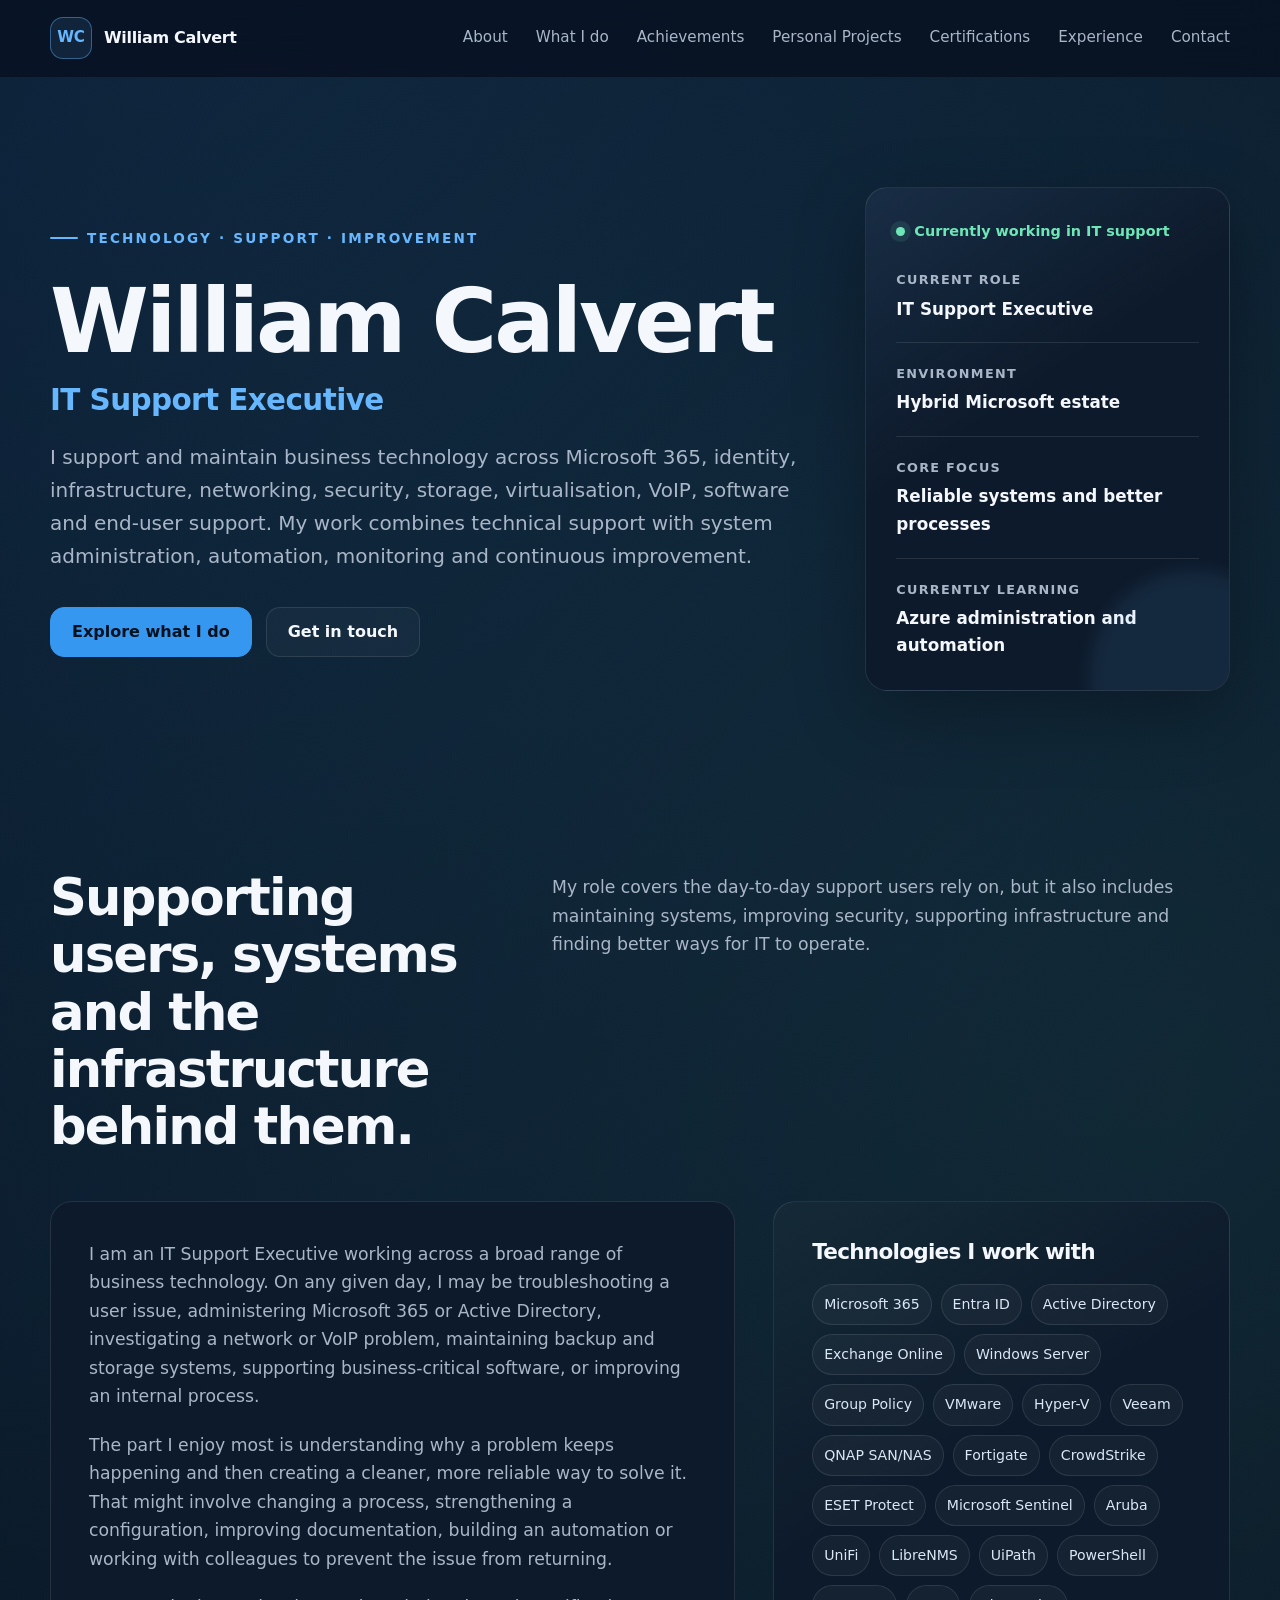
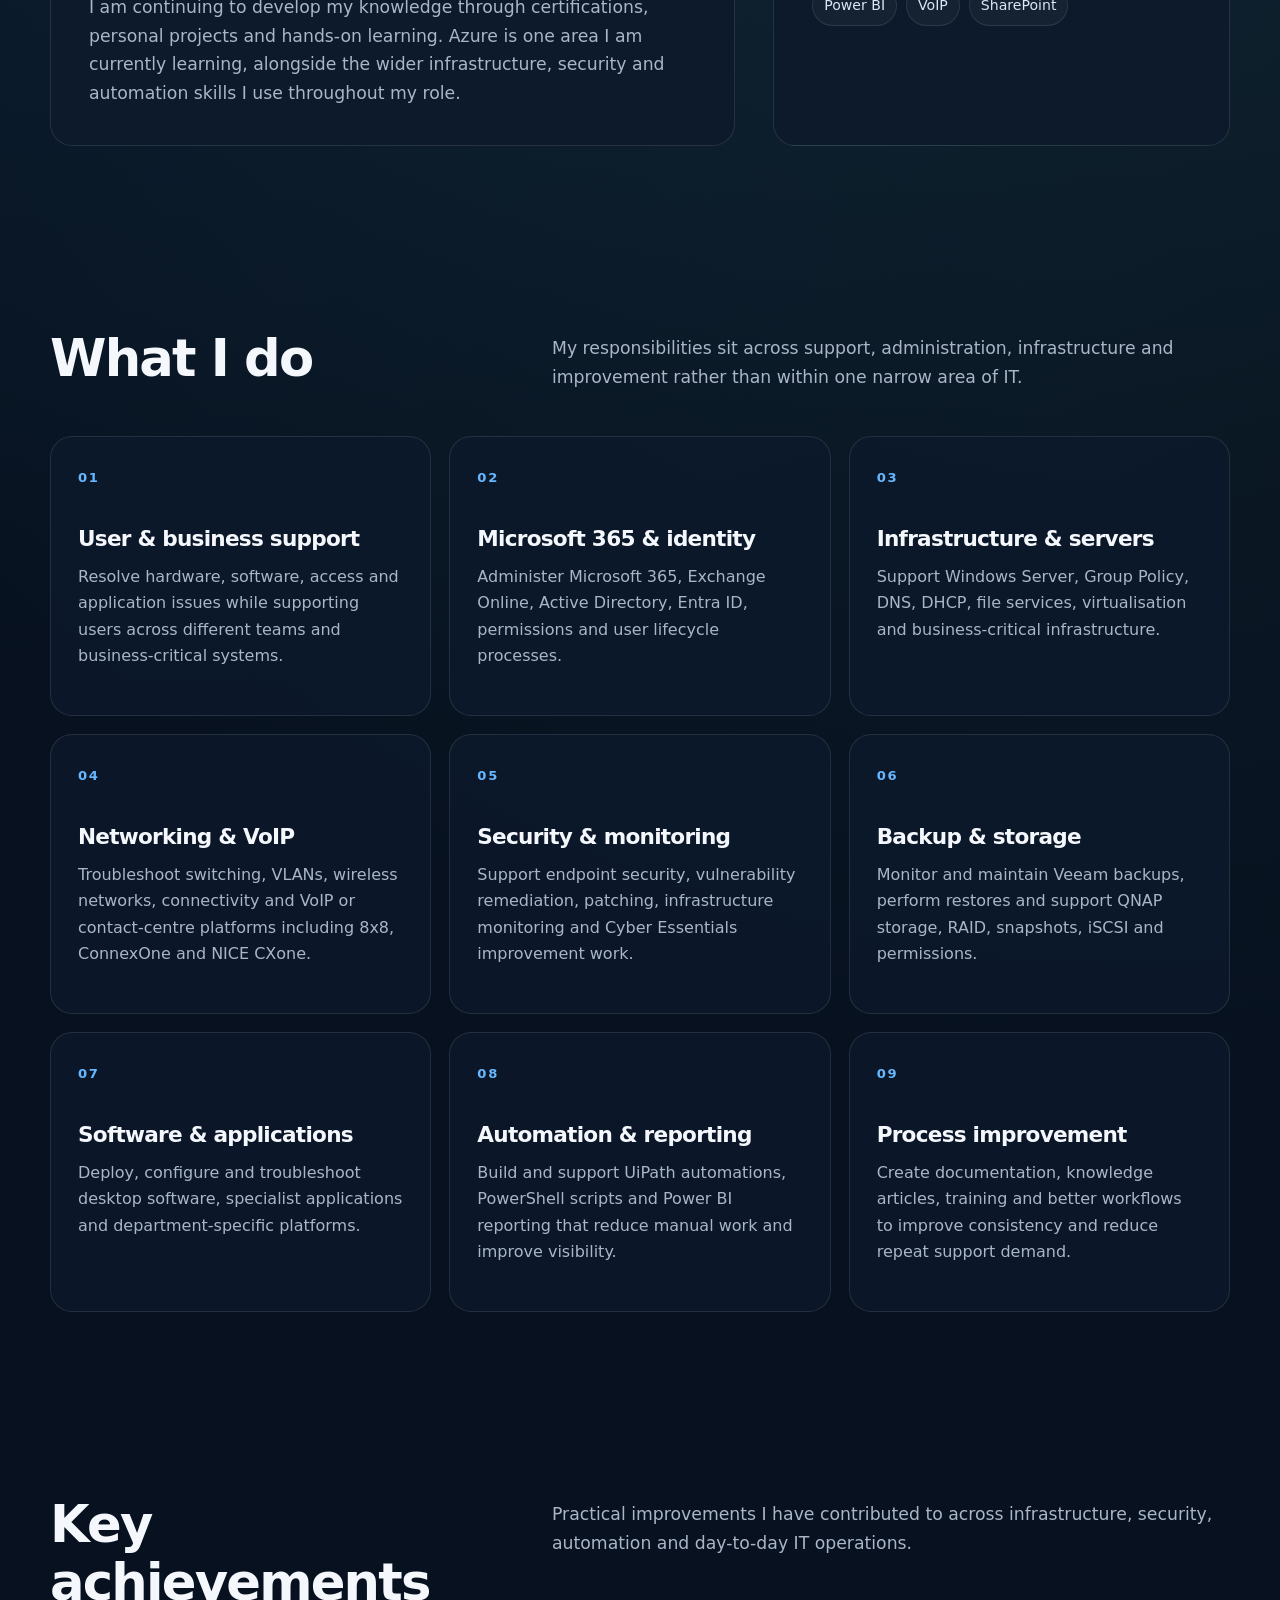
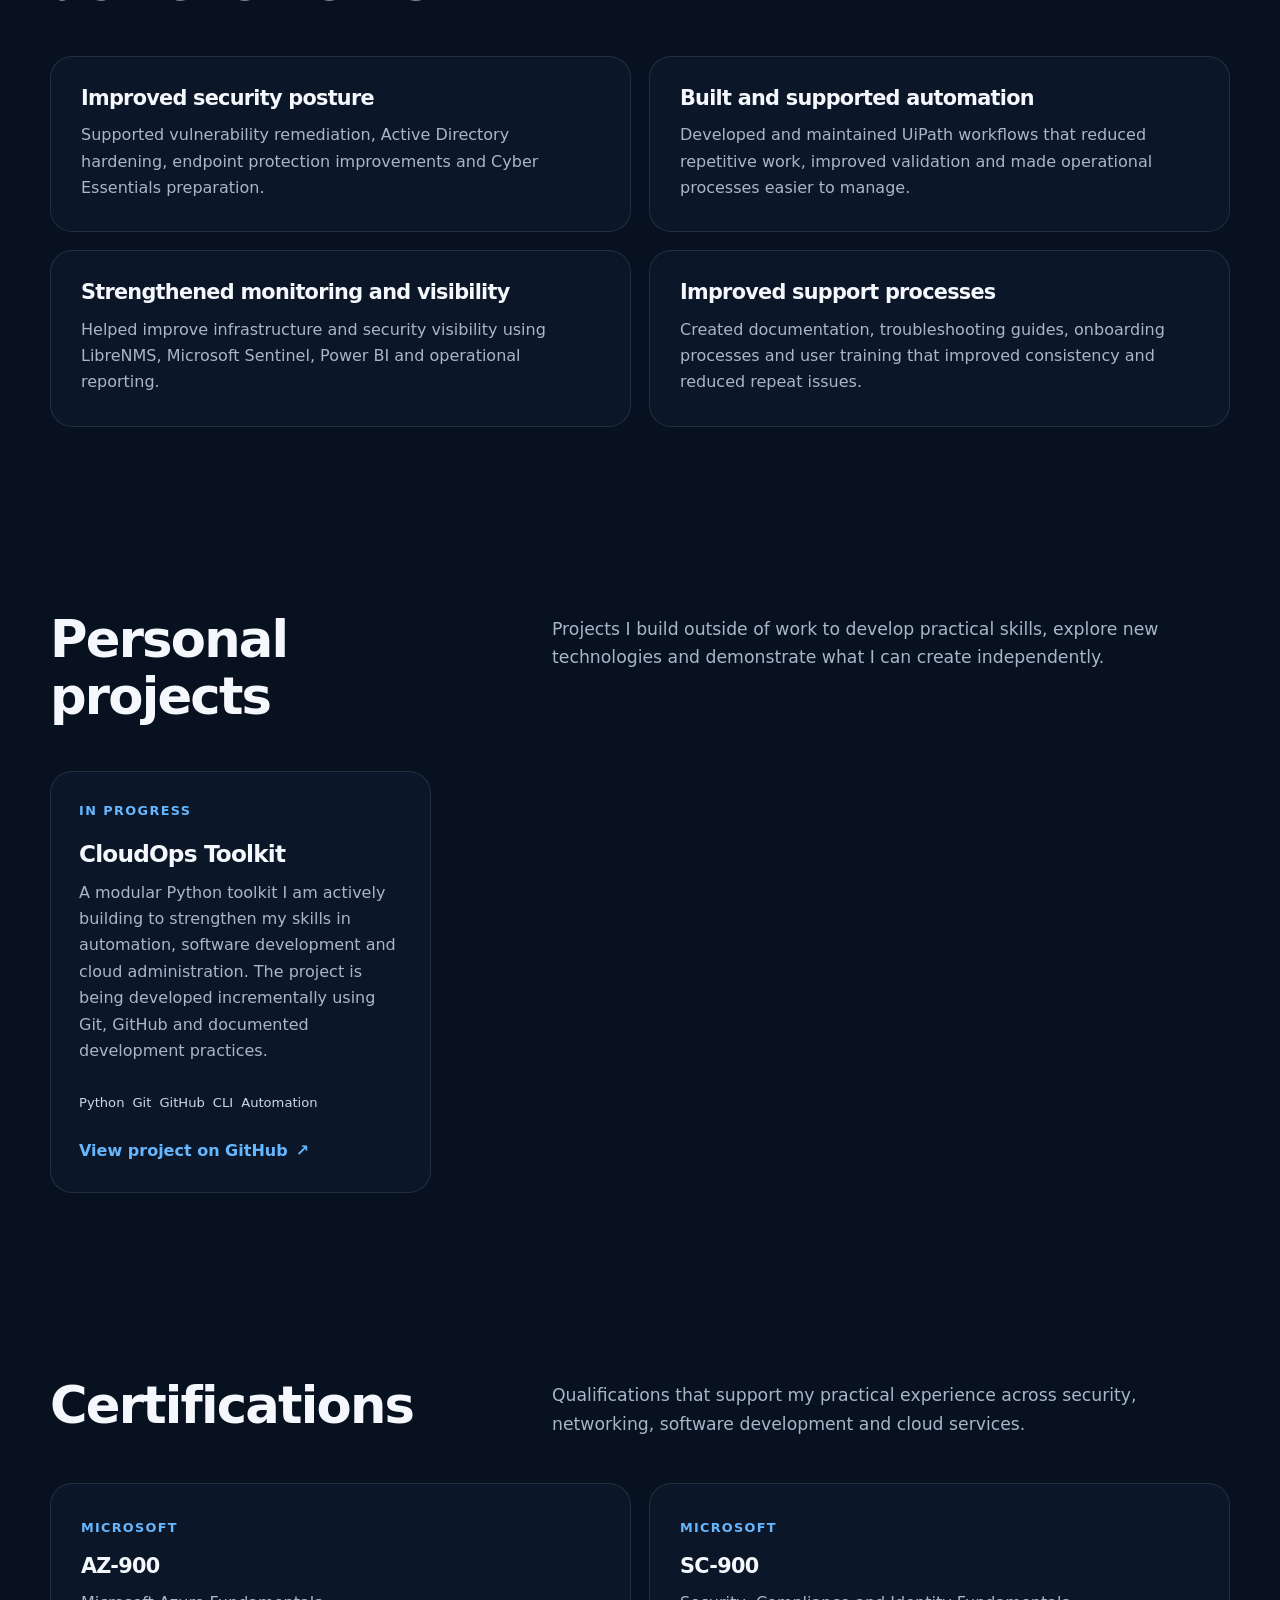
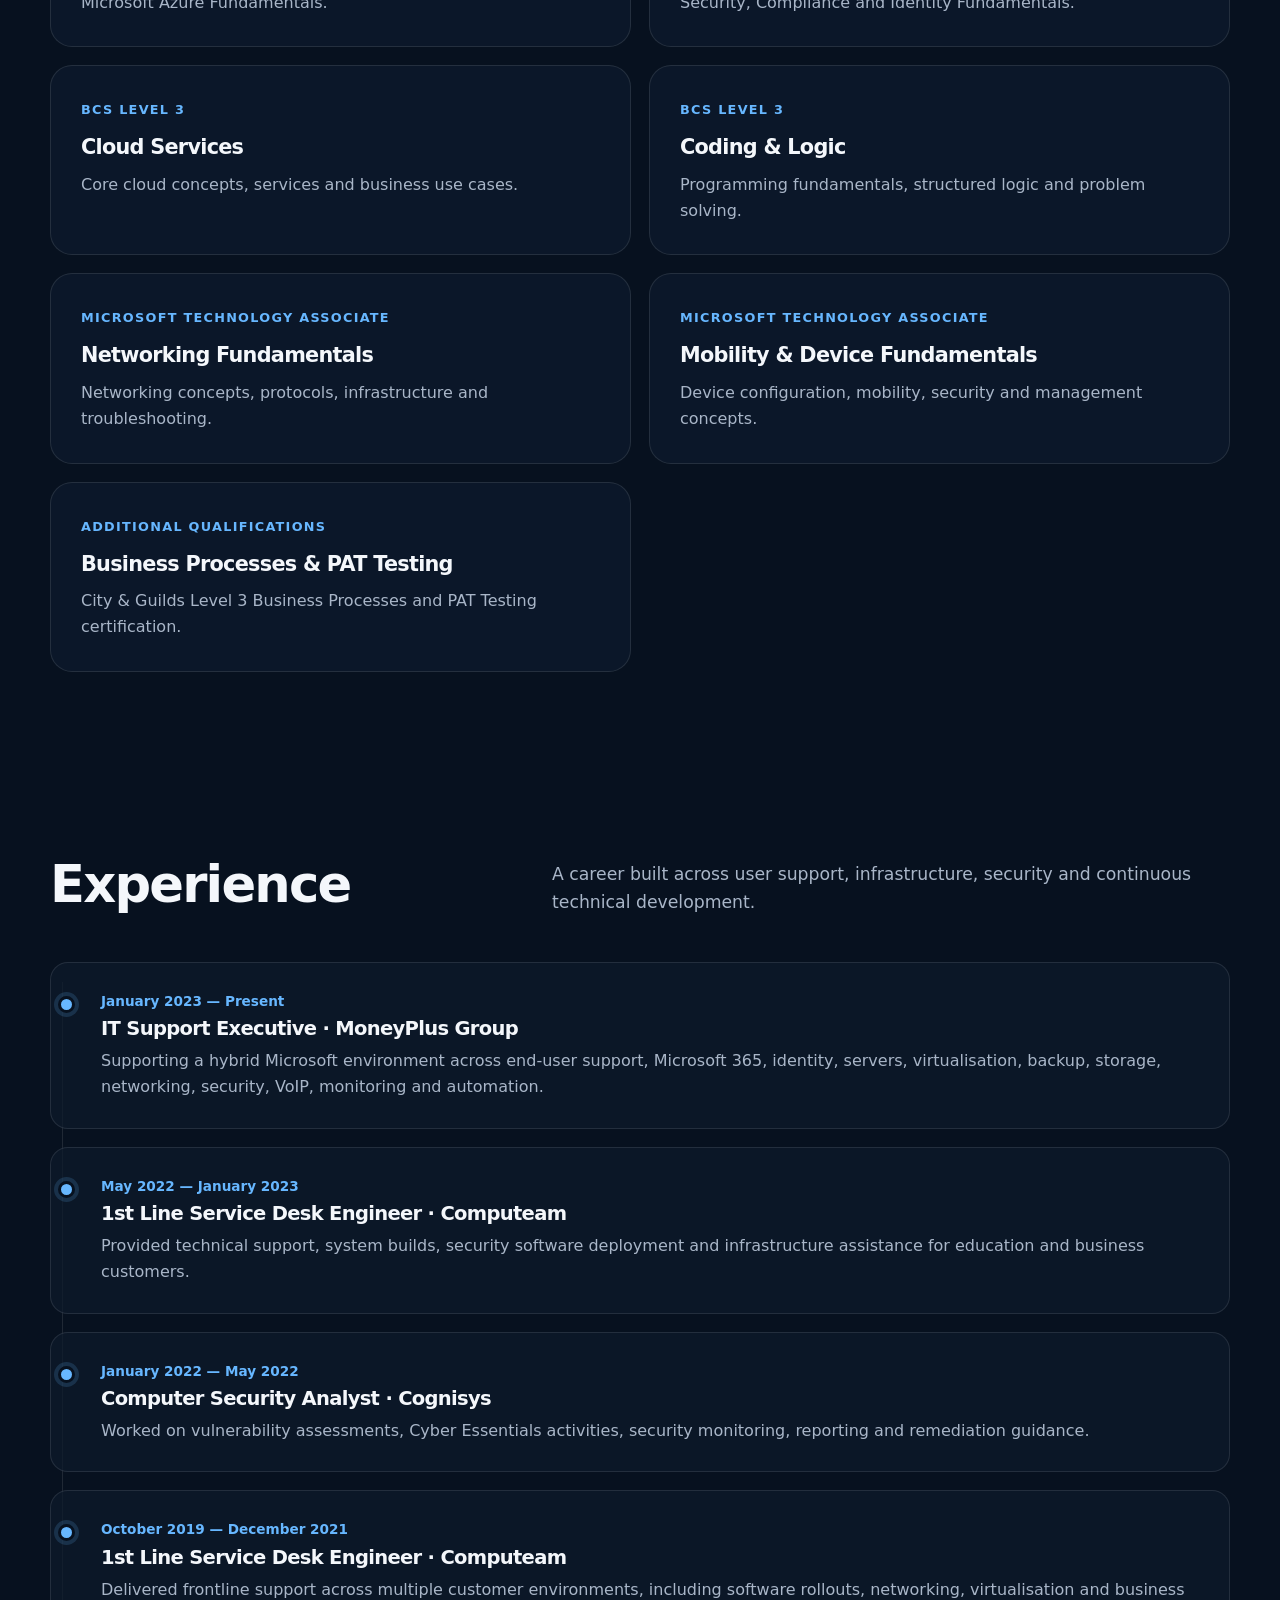
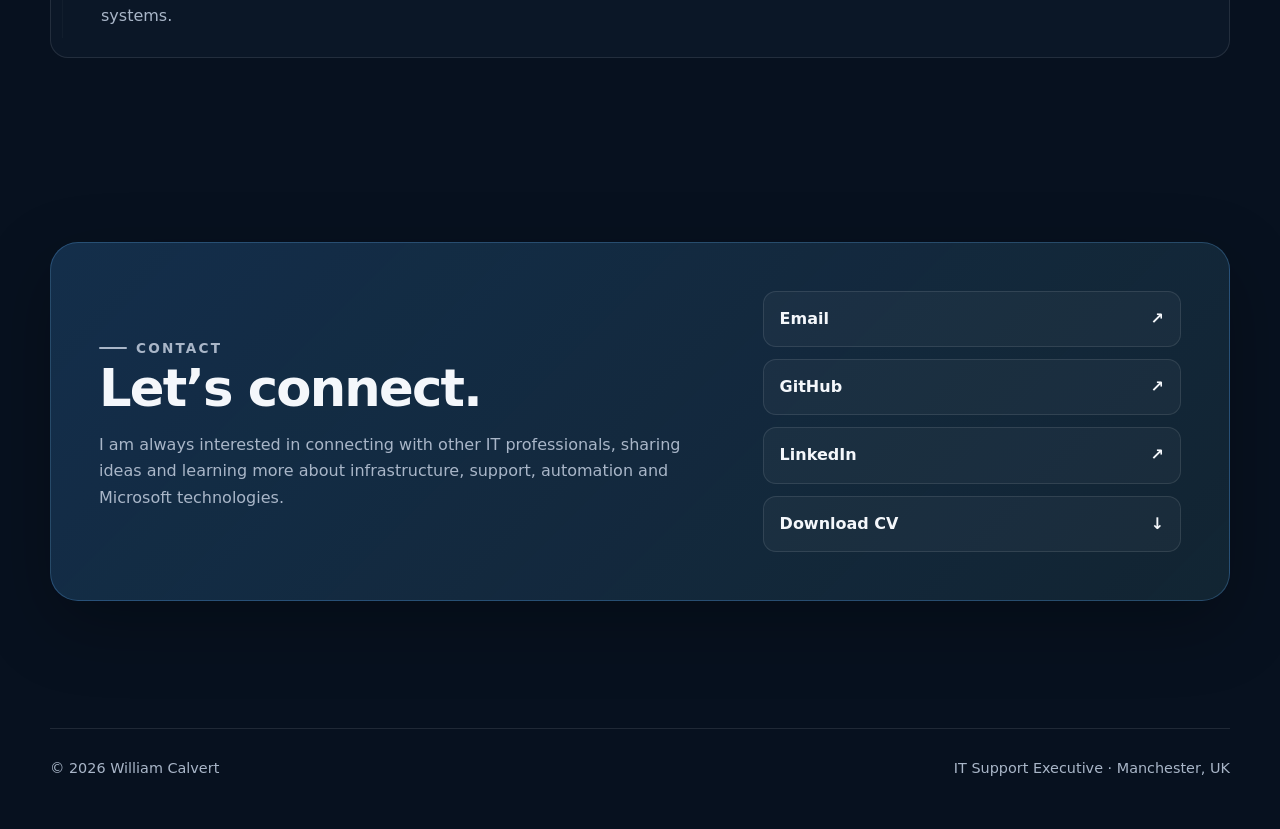
<file: index.html>
<!DOCTYPE html>
<html lang="en">
<head>
  <meta charset="UTF-8" />
  <meta name="viewport" content="width=device-width, initial-scale=1.0" />
  <meta
    name="description"
    content="William Calvert is an IT Support Executive working across Microsoft 365, identity, infrastructure, networking, security, storage, VoIP, automation and end-user support."
  />
  <title>William Calvert | IT Support Executive</title>

  <style>
    :root {
      --bg: #07111f;
      --surface: #0d1a2b;
      --surface-soft: #122238;
      --surface-hover: #162a45;
      --text: #f4f7fb;
      --muted: #a9b6c8;
      --line: rgba(255, 255, 255, 0.10);
      --accent: #67b7ff;
      --accent-strong: #3597f0;
      --success: #6ee7b7;
      --max-width: 1180px;
      --radius: 22px;
      --shadow: 0 24px 70px rgba(0, 0, 0, 0.28);
    }

    * {
      box-sizing: border-box;
    }

    html {
      scroll-behavior: smooth;
    }

    body {
      margin: 0;
      font-family:
        Inter, ui-sans-serif, system-ui, -apple-system, BlinkMacSystemFont,
        "Segoe UI", sans-serif;
      color: var(--text);
      background:
        radial-gradient(circle at 15% 0%, rgba(53, 151, 240, 0.14), transparent 32%),
        radial-gradient(circle at 90% 15%, rgba(110, 231, 183, 0.08), transparent 26%),
        var(--bg);
      line-height: 1.65;
    }

    a {
      color: inherit;
      text-decoration: none;
    }

    img {
      max-width: 100%;
      display: block;
    }

    .container {
      width: min(calc(100% - 40px), var(--max-width));
      margin-inline: auto;
    }

    .site-header {
      position: sticky;
      top: 0;
      z-index: 100;
      border-bottom: 1px solid transparent;
      background: rgba(7, 17, 31, 0.76);
      backdrop-filter: blur(18px);
      transition: border-color 180ms ease, background 180ms ease;
    }

    .site-header.scrolled {
      border-color: var(--line);
      background: rgba(7, 17, 31, 0.94);
    }

    .nav {
      min-height: 76px;
      display: flex;
      align-items: center;
      justify-content: space-between;
      gap: 28px;
    }

    .brand {
      display: flex;
      align-items: center;
      gap: 12px;
      font-weight: 800;
      letter-spacing: -0.02em;
    }

    .brand-mark {
      width: 42px;
      height: 42px;
      display: grid;
      place-items: center;
      border: 1px solid rgba(103, 183, 255, 0.42);
      border-radius: 13px;
      background: rgba(103, 183, 255, 0.10);
      color: var(--accent);
      font-size: 0.95rem;
    }

    .nav-links {
      display: flex;
      align-items: center;
      gap: 28px;
      color: var(--muted);
      font-size: 0.95rem;
    }

    .nav-links a {
      transition: color 160ms ease;
    }

    .nav-links a:hover,
    .nav-links a:focus-visible {
      color: var(--text);
    }

    .menu-button {
      display: none;
      width: 44px;
      height: 44px;
      padding: 0;
      border: 1px solid var(--line);
      border-radius: 12px;
      background: var(--surface);
      color: var(--text);
      font: inherit;
      cursor: pointer;
    }

    .hero {
      padding: 110px 0 86px;
    }

    .hero-grid {
      display: grid;
      grid-template-columns: minmax(0, 1.35fr) minmax(280px, 0.65fr);
      gap: 58px;
      align-items: center;
    }

    .eyebrow {
      display: inline-flex;
      align-items: center;
      gap: 9px;
      margin: 0 0 22px;
      color: var(--accent);
      font-size: 0.85rem;
      font-weight: 800;
      letter-spacing: 0.16em;
      text-transform: uppercase;
    }

    .eyebrow::before {
      content: "";
      width: 28px;
      height: 2px;
      border-radius: 999px;
      background: currentColor;
    }

    h1,
    h2,
    h3 {
      margin-top: 0;
      line-height: 1.12;
      letter-spacing: -0.035em;
    }

    h1 {
      max-width: 860px;
      margin-bottom: 24px;
      font-size: clamp(3rem, 7vw, 6.4rem);
      font-weight: 850;
    }

    .hero-role {
      display: block;
      margin-top: 12px;
      color: var(--accent);
      font-size: clamp(1.25rem, 2.3vw, 2rem);
      letter-spacing: -0.02em;
    }

    .hero-copy {
      max-width: 760px;
      margin: 0;
      color: var(--muted);
      font-size: clamp(1.05rem, 1.8vw, 1.25rem);
    }

    .hero-actions {
      display: flex;
      flex-wrap: wrap;
      gap: 14px;
      margin-top: 34px;
    }

    .button {
      display: inline-flex;
      align-items: center;
      justify-content: center;
      min-height: 50px;
      padding: 0 21px;
      border: 1px solid var(--line);
      border-radius: 14px;
      font-weight: 750;
      transition:
        transform 160ms ease,
        border-color 160ms ease,
        background 160ms ease;
    }

    .button:hover,
    .button:focus-visible {
      transform: translateY(-2px);
      border-color: rgba(103, 183, 255, 0.55);
    }

    .button-primary {
      border-color: var(--accent-strong);
      background: var(--accent-strong);
      color: #05111e;
    }

    .button-secondary {
      background: rgba(255, 255, 255, 0.03);
    }

    .hero-panel {
      position: relative;
      padding: 30px;
      overflow: hidden;
      border: 1px solid var(--line);
      border-radius: var(--radius);
      background:
        linear-gradient(145deg, rgba(103, 183, 255, 0.12), transparent 42%),
        var(--surface);
      box-shadow: var(--shadow);
    }

    .hero-panel::after {
      content: "";
      position: absolute;
      right: -70px;
      bottom: -90px;
      width: 210px;
      height: 210px;
      border-radius: 50%;
      background: rgba(103, 183, 255, 0.09);
      filter: blur(8px);
    }

    .status {
      display: inline-flex;
      align-items: center;
      gap: 9px;
      margin-bottom: 26px;
      color: var(--success);
      font-size: 0.9rem;
      font-weight: 700;
    }

    .status-dot {
      width: 9px;
      height: 9px;
      border-radius: 50%;
      background: currentColor;
      box-shadow: 0 0 0 6px rgba(110, 231, 183, 0.10);
    }

    .quick-facts {
      display: grid;
      gap: 20px;
      margin: 0;
    }

    .quick-facts div {
      padding-bottom: 19px;
      border-bottom: 1px solid var(--line);
    }

    .quick-facts div:last-child {
      padding-bottom: 0;
      border-bottom: 0;
    }

    .quick-facts dt {
      color: var(--muted);
      font-size: 0.8rem;
      font-weight: 700;
      letter-spacing: 0.1em;
      text-transform: uppercase;
    }

    .quick-facts dd {
      margin: 5px 0 0;
      font-size: 1.05rem;
      font-weight: 750;
    }

    section {
      padding: 92px 0;
    }

    .section-heading {
      display: grid;
      grid-template-columns: minmax(0, 0.8fr) minmax(0, 1.2fr);
      gap: 50px;
      align-items: start;
      margin-bottom: 45px;
    }

    .section-heading h2 {
      margin-bottom: 0;
      font-size: clamp(2.2rem, 4vw, 3.8rem);
    }

    .section-heading p {
      margin: 4px 0 0;
      color: var(--muted);
      font-size: 1.08rem;
    }

    .work-grid {
      display: grid;
      grid-template-columns: repeat(3, minmax(0, 1fr));
      gap: 18px;
    }

    .work-card,
    .project-card,
    .learning-card {
      border: 1px solid var(--line);
      border-radius: var(--radius);
      background: rgba(13, 26, 43, 0.84);
      transition:
        transform 180ms ease,
        border-color 180ms ease,
        background 180ms ease;
    }

    .work-card:hover,
    .project-card:hover,
    .learning-card:hover {
      transform: translateY(-4px);
      border-color: rgba(103, 183, 255, 0.36);
      background: var(--surface-hover);
    }

    .work-card {
      min-height: 280px;
      padding: 27px;
    }

    .card-number {
      display: inline-block;
      margin-bottom: 38px;
      color: var(--accent);
      font-size: 0.82rem;
      font-weight: 800;
      letter-spacing: 0.13em;
    }

    .work-card h3 {
      margin-bottom: 13px;
      font-size: 1.35rem;
    }

    .work-card p {
      margin: 0;
      color: var(--muted);
    }

    .about-wrap {
      display: grid;
      grid-template-columns: minmax(0, 1.2fr) minmax(280px, 0.8fr);
      gap: 38px;
    }

    .about-copy {
      padding: 38px;
      border: 1px solid var(--line);
      border-radius: var(--radius);
      background: var(--surface);
    }

    .about-copy p {
      margin: 0 0 20px;
      color: var(--muted);
      font-size: 1.08rem;
    }

    .about-copy p:last-child {
      margin-bottom: 0;
    }

    .skills-panel {
      padding: 38px;
      border: 1px solid var(--line);
      border-radius: var(--radius);
      background:
        linear-gradient(150deg, rgba(110, 231, 183, 0.08), transparent 45%),
        var(--surface);
    }

    .skills-panel h3 {
      margin-bottom: 20px;
      font-size: 1.35rem;
    }

    .tags {
      display: flex;
      flex-wrap: wrap;
      gap: 9px;
    }

    .tag {
      padding: 8px 11px;
      border: 1px solid var(--line);
      border-radius: 999px;
      color: #dbe7f5;
      background: rgba(255, 255, 255, 0.035);
      font-size: 0.88rem;
    }


    .achievement-grid,
    .certification-grid {
      display: grid;
      grid-template-columns: repeat(2, minmax(0, 1fr));
      gap: 18px;
    }

    .achievement-card,
    .certification-card {
      padding: 30px;
      border: 1px solid var(--line);
      border-radius: var(--radius);
      background: rgba(13, 26, 43, 0.84);
      transition:
        transform 180ms ease,
        border-color 180ms ease,
        background 180ms ease;
    }

    .achievement-card:hover,
    .certification-card:hover {
      transform: translateY(-4px);
      border-color: rgba(103, 183, 255, 0.36);
      background: var(--surface-hover);
    }

    .achievement-card h3,
    .certification-card h3 {
      margin-bottom: 12px;
      font-size: 1.3rem;
    }

    .achievement-card p,
    .certification-card p {
      margin: 0;
      color: var(--muted);
    }

    .certification-status {
      display: inline-block;
      margin-bottom: 16px;
      color: var(--accent);
      font-size: 0.8rem;
      font-weight: 800;
      letter-spacing: 0.1em;
      text-transform: uppercase;
    }

    .project-link {
      display: inline-flex;
      align-items: center;
      gap: 8px;
      width: fit-content;
      margin-top: 24px;
      color: var(--accent);
      font-weight: 750;
    }

    .project-link:hover,
    .project-link:focus-visible {
      text-decoration: underline;
      text-underline-offset: 4px;
    }

    .project-grid {
      display: grid;
      grid-template-columns: repeat(3, minmax(0, 1fr));
      gap: 18px;
    }

    .project-card {
      display: flex;
      min-height: 330px;
      padding: 28px;
      flex-direction: column;
    }

    .project-type {
      color: var(--accent);
      font-size: 0.8rem;
      font-weight: 800;
      letter-spacing: 0.11em;
      text-transform: uppercase;
    }

    .project-card h3 {
      margin: 20px 0 13px;
      font-size: 1.45rem;
    }

    .project-card p {
      margin: 0;
      color: var(--muted);
    }

    .project-tech {
      display: flex;
      flex-wrap: wrap;
      gap: 8px;
      margin-top: auto;
      padding-top: 28px;
    }

    .project-tech span {
      color: #c9d8e9;
      font-size: 0.82rem;
    }

    .learning-grid {
      display: grid;
      grid-template-columns: 1fr 1fr;
      gap: 18px;
    }

    .learning-card {
      padding: 34px;
    }

    .learning-card h3 {
      margin-bottom: 12px;
      font-size: 1.45rem;
    }

    .learning-card p {
      margin: 0;
      color: var(--muted);
    }

    .timeline {
      position: relative;
      display: grid;
      gap: 18px;
    }

    .timeline::before {
      content: "";
      position: absolute;
      top: 20px;
      bottom: 20px;
      left: 12px;
      width: 1px;
      background: var(--line);
    }

    .timeline-item {
      position: relative;
      padding: 27px 27px 27px 50px;
      border: 1px solid var(--line);
      border-radius: 18px;
      background: rgba(13, 26, 43, 0.70);
    }

    .timeline-item::before {
      content: "";
      position: absolute;
      top: 33px;
      left: 7px;
      width: 11px;
      height: 11px;
      border: 3px solid var(--bg);
      border-radius: 50%;
      background: var(--accent);
      box-shadow: 0 0 0 4px rgba(103, 183, 255, 0.16);
    }

    .timeline-meta {
      margin-bottom: 6px;
      color: var(--accent);
      font-size: 0.85rem;
      font-weight: 800;
    }

    .timeline-item h3 {
      margin-bottom: 8px;
      font-size: 1.22rem;
    }

    .timeline-item p {
      margin: 0;
      color: var(--muted);
    }

    .contact-panel {
      display: grid;
      grid-template-columns: minmax(0, 1.2fr) minmax(240px, 0.8fr);
      gap: 36px;
      align-items: center;
      padding: 48px;
      border: 1px solid rgba(103, 183, 255, 0.26);
      border-radius: 28px;
      background:
        linear-gradient(135deg, rgba(53, 151, 240, 0.16), rgba(110, 231, 183, 0.05)),
        var(--surface);
      box-shadow: var(--shadow);
    }

    .contact-panel h2 {
      margin-bottom: 15px;
      font-size: clamp(2.2rem, 4vw, 4rem);
    }

    .contact-panel p {
      max-width: 670px;
      margin: 0;
      color: var(--muted);
    }

    .contact-links {
      display: grid;
      gap: 12px;
    }

    .contact-link {
      display: flex;
      align-items: center;
      justify-content: space-between;
      padding: 14px 16px;
      border: 1px solid var(--line);
      border-radius: 13px;
      background: rgba(255, 255, 255, 0.035);
      font-weight: 700;
      transition: border-color 160ms ease, transform 160ms ease;
    }

    .contact-link:hover,
    .contact-link:focus-visible {
      transform: translateX(3px);
      border-color: rgba(103, 183, 255, 0.5);
    }

    footer {
      padding: 35px 0 48px;
      color: var(--muted);
      font-size: 0.9rem;
    }

    .footer-row {
      display: flex;
      justify-content: space-between;
      gap: 24px;
      padding-top: 28px;
      border-top: 1px solid var(--line);
    }

    .reveal {
      opacity: 0;
      transform: translateY(18px);
      transition: opacity 600ms ease, transform 600ms ease;
    }

    .reveal.visible {
      opacity: 1;
      transform: none;
    }

    @media (max-width: 920px) {
      .hero-grid,
      .section-heading,
      .about-wrap,
      .contact-panel {
        grid-template-columns: 1fr;
      }

      .work-grid,
  
    .achievement-grid,
    .certification-grid {
      display: grid;
      grid-template-columns: repeat(2, minmax(0, 1fr));
      gap: 18px;
    }

    .achievement-card,
    .certification-card {
      padding: 30px;
      border: 1px solid var(--line);
      border-radius: var(--radius);
      background: rgba(13, 26, 43, 0.84);
      transition:
        transform 180ms ease,
        border-color 180ms ease,
        background 180ms ease;
    }

    .achievement-card:hover,
    .certification-card:hover {
      transform: translateY(-4px);
      border-color: rgba(103, 183, 255, 0.36);
      background: var(--surface-hover);
    }

    .achievement-card h3,
    .certification-card h3 {
      margin-bottom: 12px;
      font-size: 1.3rem;
    }

    .achievement-card p,
    .certification-card p {
      margin: 0;
      color: var(--muted);
    }

    .certification-status {
      display: inline-block;
      margin-bottom: 16px;
      color: var(--accent);
      font-size: 0.8rem;
      font-weight: 800;
      letter-spacing: 0.1em;
      text-transform: uppercase;
    }

    .project-link {
      display: inline-flex;
      align-items: center;
      gap: 8px;
      width: fit-content;
      margin-top: 24px;
      color: var(--accent);
      font-weight: 750;
    }

    .project-link:hover,
    .project-link:focus-visible {
      text-decoration: underline;
      text-underline-offset: 4px;
    }

    .project-grid {
        grid-template-columns: repeat(2, minmax(0, 1fr));
      }

      .hero {
        padding-top: 78px;
      }

      .hero-panel {
        max-width: 560px;
      }
    }

    @media (max-width: 720px) {
      .container {
        width: min(calc(100% - 28px), var(--max-width));
      }

      .menu-button {
        display: grid;
        place-items: center;
      }

      .nav-links {
        position: absolute;
        top: 76px;
        right: 14px;
        left: 14px;
        display: none;
        padding: 16px;
        border: 1px solid var(--line);
        border-radius: 16px;
        background: rgba(13, 26, 43, 0.98);
        box-shadow: var(--shadow);
      }

      .nav-links.open {
        display: grid;
        gap: 4px;
      }

      .nav-links a {
        padding: 11px 8px;
      }

      .work-grid,
      .project-grid,
      .learning-grid,
      .achievement-grid,
      .certification-grid {
        grid-template-columns: 1fr;
      }

      h1 {
        font-size: clamp(2.8rem, 15vw, 4.5rem);
      }

      section {
        padding: 72px 0;
      }

      .about-copy,
      .skills-panel,
      .contact-panel {
        padding: 28px;
      }

      .footer-row {
        flex-direction: column;
      }
    }

    @media (prefers-reduced-motion: reduce) {
      html {
        scroll-behavior: auto;
      }

      *,
      *::before,
      *::after {
        transition-duration: 0.01ms !important;
        animation-duration: 0.01ms !important;
        animation-iteration-count: 1 !important;
      }

      .reveal {
        opacity: 1;
        transform: none;
      }
    }
  </style>
</head>

<body>
  <header class="site-header" id="top">
    <div class="container nav">
      <a class="brand" href="#top" aria-label="William Calvert home">
        <span class="brand-mark">WC</span>
        <span>William Calvert</span>
      </a>

      <button
        class="menu-button"
        type="button"
        aria-expanded="false"
        aria-controls="site-navigation"
        aria-label="Open navigation"
      >
        ☰
      </button>

      <nav class="nav-links" id="site-navigation" aria-label="Main navigation">
        <a href="#about">About</a>
        <a href="#work">What I do</a>
        <a href="#achievements">Achievements</a>
        <a href="#projects">Personal Projects</a>
        <a href="#certifications">Certifications</a>
        <a href="#experience">Experience</a>
        <a href="#contact">Contact</a>
      </nav>
    </div>
  </header>

  <main>
    <section class="hero">
      <div class="container hero-grid">
        <div class="reveal">
          <p class="eyebrow">Technology · Support · Improvement</p>

          <h1>
            William Calvert
            <span class="hero-role">IT Support Executive</span>
          </h1>

          <p class="hero-copy">
            I support and maintain business technology across Microsoft 365,
            identity, infrastructure, networking, security, storage, virtualisation,
            VoIP, software and end-user support. My work combines technical support
            with system administration, automation, monitoring and continuous
            improvement.
          </p>

          <div class="hero-actions">
            <a class="button button-primary" href="#work">Explore what I do</a>
            <a class="button button-secondary" href="#contact">Get in touch</a>
          </div>
        </div>

        <aside class="hero-panel reveal" aria-label="Professional summary">
          <div class="status">
            <span class="status-dot" aria-hidden="true"></span>
            Currently working in IT support
          </div>

          <dl class="quick-facts">
            <div>
              <dt>Current role</dt>
              <dd>IT Support Executive</dd>
            </div>
            <div>
              <dt>Environment</dt>
              <dd>Hybrid Microsoft estate</dd>
            </div>
            <div>
              <dt>Core focus</dt>
              <dd>Reliable systems and better processes</dd>
            </div>
            <div>
              <dt>Currently learning</dt>
              <dd>Azure administration and automation</dd>
            </div>
          </dl>
        </aside>
      </div>
    </section>

    <section id="about">
      <div class="container">
        <div class="section-heading reveal">
          <h2>Supporting users, systems and the infrastructure behind them.</h2>
          <p>
            My role covers the day-to-day support users rely on, but it also includes
            maintaining systems, improving security, supporting infrastructure and
            finding better ways for IT to operate.
          </p>
        </div>

        <div class="about-wrap">
          <article class="about-copy reveal">
            <p>
              I am an IT Support Executive working across a broad range of business
              technology. On any given day, I may be troubleshooting a user issue,
              administering Microsoft 365 or Active Directory, investigating a network
              or VoIP problem, maintaining backup and storage systems, supporting
              business-critical software, or improving an internal process.
            </p>

            <p>
              The part I enjoy most is understanding why a problem keeps happening and
              then creating a cleaner, more reliable way to solve it. That might involve
              changing a process, strengthening a configuration, improving documentation,
              building an automation or working with colleagues to prevent the issue from
              returning.
            </p>

            <p>
              I am continuing to develop my knowledge through certifications, personal
              projects and hands-on learning. Azure is one area I am currently learning,
              alongside the wider infrastructure, security and automation skills I use
              throughout my role.
            </p>
          </article>

          <aside class="skills-panel reveal">
            <h3>Technologies I work with</h3>
            <div class="tags" aria-label="Technology skills">
              <span class="tag">Microsoft 365</span>
              <span class="tag">Entra ID</span>
              <span class="tag">Active Directory</span>
              <span class="tag">Exchange Online</span>
              <span class="tag">Windows Server</span>
              <span class="tag">Group Policy</span>
              <span class="tag">VMware</span>
              <span class="tag">Hyper-V</span>
              <span class="tag">Veeam</span>
              <span class="tag">QNAP SAN/NAS</span>
              <span class="tag">Fortigate</span>
              <span class="tag">CrowdStrike</span>
              <span class="tag">ESET Protect</span>
              <span class="tag">Microsoft Sentinel</span>
              <span class="tag">Aruba</span>
              <span class="tag">UniFi</span>
              <span class="tag">LibreNMS</span>
              <span class="tag">UiPath</span>
              <span class="tag">PowerShell</span>
              <span class="tag">Power BI</span>
              <span class="tag">VoIP</span>
              <span class="tag">SharePoint</span>
            </div>
          </aside>
        </div>
      </div>
    </section>

    <section id="work">
      <div class="container">
        <div class="section-heading reveal">
          <h2>What I do</h2>
          <p>
            My responsibilities sit across support, administration, infrastructure
            and improvement rather than within one narrow area of IT.
          </p>
        </div>

        <div class="work-grid">
          <article class="work-card reveal">
            <span class="card-number">01</span>
            <h3>User & business support</h3>
            <p>
              Resolve hardware, software, access and application issues while supporting
              users across different teams and business-critical systems.
            </p>
          </article>

          <article class="work-card reveal">
            <span class="card-number">02</span>
            <h3>Microsoft 365 & identity</h3>
            <p>
              Administer Microsoft 365, Exchange Online, Active Directory, Entra ID,
              permissions and user lifecycle processes.
            </p>
          </article>

          <article class="work-card reveal">
            <span class="card-number">03</span>
            <h3>Infrastructure & servers</h3>
            <p>
              Support Windows Server, Group Policy, DNS, DHCP, file services,
              virtualisation and business-critical infrastructure.
            </p>
          </article>

          <article class="work-card reveal">
            <span class="card-number">04</span>
            <h3>Networking & VoIP</h3>
            <p>
              Troubleshoot switching, VLANs, wireless networks, connectivity and VoIP
              or contact-centre platforms including 8x8, ConnexOne and NICE CXone.
            </p>
          </article>

          <article class="work-card reveal">
            <span class="card-number">05</span>
            <h3>Security & monitoring</h3>
            <p>
              Support endpoint security, vulnerability remediation, patching,
              infrastructure monitoring and Cyber Essentials improvement work.
            </p>
          </article>

          <article class="work-card reveal">
            <span class="card-number">06</span>
            <h3>Backup & storage</h3>
            <p>
              Monitor and maintain Veeam backups, perform restores and support QNAP
              storage, RAID, snapshots, iSCSI and permissions.
            </p>
          </article>

          <article class="work-card reveal">
            <span class="card-number">07</span>
            <h3>Software & applications</h3>
            <p>
              Deploy, configure and troubleshoot desktop software, specialist
              applications and department-specific platforms.
            </p>
          </article>

          <article class="work-card reveal">
            <span class="card-number">08</span>
            <h3>Automation & reporting</h3>
            <p>
              Build and support UiPath automations, PowerShell scripts and Power BI
              reporting that reduce manual work and improve visibility.
            </p>
          </article>

          <article class="work-card reveal">
            <span class="card-number">09</span>
            <h3>Process improvement</h3>
            <p>
              Create documentation, knowledge articles, training and better workflows
              to improve consistency and reduce repeat support demand.
            </p>
          </article>
        </div>
      </div>
    </section>


    <section id="achievements">
      <div class="container">
        <div class="section-heading reveal">
          <h2>Key achievements</h2>
          <p>
            Practical improvements I have contributed to across infrastructure,
            security, automation and day-to-day IT operations.
          </p>
        </div>

        <div class="achievement-grid">
          <article class="achievement-card reveal">
            <h3>Improved security posture</h3>
            <p>
              Supported vulnerability remediation, Active Directory hardening,
              endpoint protection improvements and Cyber Essentials preparation.
            </p>
          </article>

          <article class="achievement-card reveal">
            <h3>Built and supported automation</h3>
            <p>
              Developed and maintained UiPath workflows that reduced repetitive work,
              improved validation and made operational processes easier to manage.
            </p>
          </article>

          <article class="achievement-card reveal">
            <h3>Strengthened monitoring and visibility</h3>
            <p>
              Helped improve infrastructure and security visibility using LibreNMS,
              Microsoft Sentinel, Power BI and operational reporting.
            </p>
          </article>

          <article class="achievement-card reveal">
            <h3>Improved support processes</h3>
            <p>
              Created documentation, troubleshooting guides, onboarding processes and
              user training that improved consistency and reduced repeat issues.
            </p>
          </article>
        </div>
      </div>
    </section>

    <section id="projects">
      <div class="container">
        <div class="section-heading reveal">
          <h2>Personal projects</h2>
          <p>
            Projects I build outside of work to develop practical skills, explore new
            technologies and demonstrate what I can create independently.
          </p>
        </div>

        <div class="project-grid">
          <article class="project-card reveal">
            <span class="project-type">In progress</span>
            <h3>CloudOps Toolkit</h3>
            <p>
              A modular Python toolkit I am actively building to strengthen my skills in
              automation, software development and cloud administration. The project is
              being developed incrementally using Git, GitHub and documented development
              practices.
            </p>
            <div class="project-tech">
              <span>Python</span>
              <span>Git</span>
              <span>GitHub</span>
              <span>CLI</span>
              <span>Automation</span>
            </div>
            <a
              class="project-link"
              href="https://github.com/Mysticeel/cloudops-toolkit"
              target="_blank"
              rel="noopener noreferrer"
            >
              View project on GitHub <span aria-hidden="true">↗</span>
            </a>
          </article>
        </div>
      </div>
    </section>

    <section id="certifications">
      <div class="container">
        <div class="section-heading reveal">
          <h2>Certifications</h2>
          <p>
            Qualifications that support my practical experience across security,
            networking, software development and cloud services.
          </p>
        </div>

        <div class="certification-grid">
          <article class="certification-card reveal">
            <span class="certification-status">Microsoft</span>
            <h3>AZ-900</h3>
            <p>Microsoft Azure Fundamentals.</p>
          </article>

          <article class="certification-card reveal">
            <span class="certification-status">Microsoft</span>
            <h3>SC-900</h3>
            <p>Security, Compliance and Identity Fundamentals.</p>
          </article>

          <article class="certification-card reveal">
            <span class="certification-status">BCS Level 3</span>
            <h3>Cloud Services</h3>
            <p>Core cloud concepts, services and business use cases.</p>
          </article>

          <article class="certification-card reveal">
            <span class="certification-status">BCS Level 3</span>
            <h3>Coding &amp; Logic</h3>
            <p>Programming fundamentals, structured logic and problem solving.</p>
          </article>

          <article class="certification-card reveal">
            <span class="certification-status">Microsoft Technology Associate</span>
            <h3>Networking Fundamentals</h3>
            <p>Networking concepts, protocols, infrastructure and troubleshooting.</p>
          </article>

          <article class="certification-card reveal">
            <span class="certification-status">Microsoft Technology Associate</span>
            <h3>Mobility &amp; Device Fundamentals</h3>
            <p>Device configuration, mobility, security and management concepts.</p>
          </article>

          <article class="certification-card reveal">
            <span class="certification-status">Additional qualifications</span>
            <h3>Business Processes &amp; PAT Testing</h3>
            <p>City &amp; Guilds Level 3 Business Processes and PAT Testing certification.</p>
          </article>
        </div>
      </div>
    </section>

    <section id="experience">
      <div class="container">
        <div class="section-heading reveal">
          <h2>Experience</h2>
          <p>
            A career built across user support, infrastructure, security and continuous
            technical development.
          </p>
        </div>

        <div class="timeline">
          <article class="timeline-item reveal">
            <div class="timeline-meta">January 2023 — Present</div>
            <h3>IT Support Executive · MoneyPlus Group</h3>
            <p>
              Supporting a hybrid Microsoft environment across end-user support,
              Microsoft 365, identity, servers, virtualisation, backup, storage,
              networking, security, VoIP, monitoring and automation.
            </p>
          </article>

          <article class="timeline-item reveal">
            <div class="timeline-meta">May 2022 — January 2023</div>
            <h3>1st Line Service Desk Engineer · Computeam</h3>
            <p>
              Provided technical support, system builds, security software deployment
              and infrastructure assistance for education and business customers.
            </p>
          </article>

          <article class="timeline-item reveal">
            <div class="timeline-meta">January 2022 — May 2022</div>
            <h3>Computer Security Analyst · Cognisys</h3>
            <p>
              Worked on vulnerability assessments, Cyber Essentials activities,
              security monitoring, reporting and remediation guidance.
            </p>
          </article>

          <article class="timeline-item reveal">
            <div class="timeline-meta">October 2019 — December 2021</div>
            <h3>1st Line Service Desk Engineer · Computeam</h3>
            <p>
              Delivered frontline support across multiple customer environments,
              including software rollouts, networking, virtualisation and business systems.
            </p>
          </article>
        </div>
      </div>
    </section>

    <section id="contact">
      <div class="container">
        <div class="contact-panel reveal">
          <div>
            <p class="eyebrow">Contact</p>
            <h2>Let’s connect.</h2>
            <p>
              I am always interested in connecting with other IT professionals, sharing
              ideas and learning more about infrastructure, support, automation and
              Microsoft technologies.
            </p>
          </div>

          <div class="contact-links">
            <a class="contact-link" href="mailto:William-calvert@hotmail.co.uk">
              <span>Email</span>
              <span aria-hidden="true">↗</span>
            </a>
            <a
              class="contact-link"
              href="https://github.com/Mysticeel"
              target="_blank"
              rel="noopener noreferrer"
            >
              <span>GitHub</span>
              <span aria-hidden="true">↗</span>
            </a>
            <a
              class="contact-link"
              href="https://www.linkedin.com/in/william-calvert-b155931b8"
              target="_blank"
              rel="noopener noreferrer"
            >
              <span>LinkedIn</span>
              <span aria-hidden="true">↗</span>
            </a>
            <a class="contact-link" href="assets/William-Calvert-CV.pdf" download>
              <span>Download CV</span>
              <span aria-hidden="true">↓</span>
            </a>
          </div>
        </div>
      </div>
    </section>
  </main>

  <footer>
    <div class="container footer-row">
      <span>© <span id="current-year"></span> William Calvert</span>
      <span>IT Support Executive · Manchester, UK</span>
    </div>
  </footer>

  <script>
    const header = document.querySelector(".site-header");
    const menuButton = document.querySelector(".menu-button");
    const navigation = document.querySelector(".nav-links");
    const navLinks = document.querySelectorAll(".nav-links a");

    window.addEventListener("scroll", () => {
      header.classList.toggle("scrolled", window.scrollY > 10);
    });

    menuButton.addEventListener("click", () => {
      const isOpen = navigation.classList.toggle("open");
      menuButton.setAttribute("aria-expanded", String(isOpen));
      menuButton.setAttribute(
        "aria-label",
        isOpen ? "Close navigation" : "Open navigation"
      );
    });

    navLinks.forEach((link) => {
      link.addEventListener("click", () => {
        navigation.classList.remove("open");
        menuButton.setAttribute("aria-expanded", "false");
        menuButton.setAttribute("aria-label", "Open navigation");
      });
    });

    const revealElements = document.querySelectorAll(".reveal");

    if ("IntersectionObserver" in window) {
      const observer = new IntersectionObserver(
        (entries) => {
          entries.forEach((entry) => {
            if (entry.isIntersecting) {
              entry.target.classList.add("visible");
              observer.unobserve(entry.target);
            }
          });
        },
        { threshold: 0.12 }
      );

      revealElements.forEach((element) => observer.observe(element));
    } else {
      revealElements.forEach((element) => element.classList.add("visible"));
    }

    document.getElementById("current-year").textContent =
      new Date().getFullYear();
  </script>
</body>
</html>
</file>
